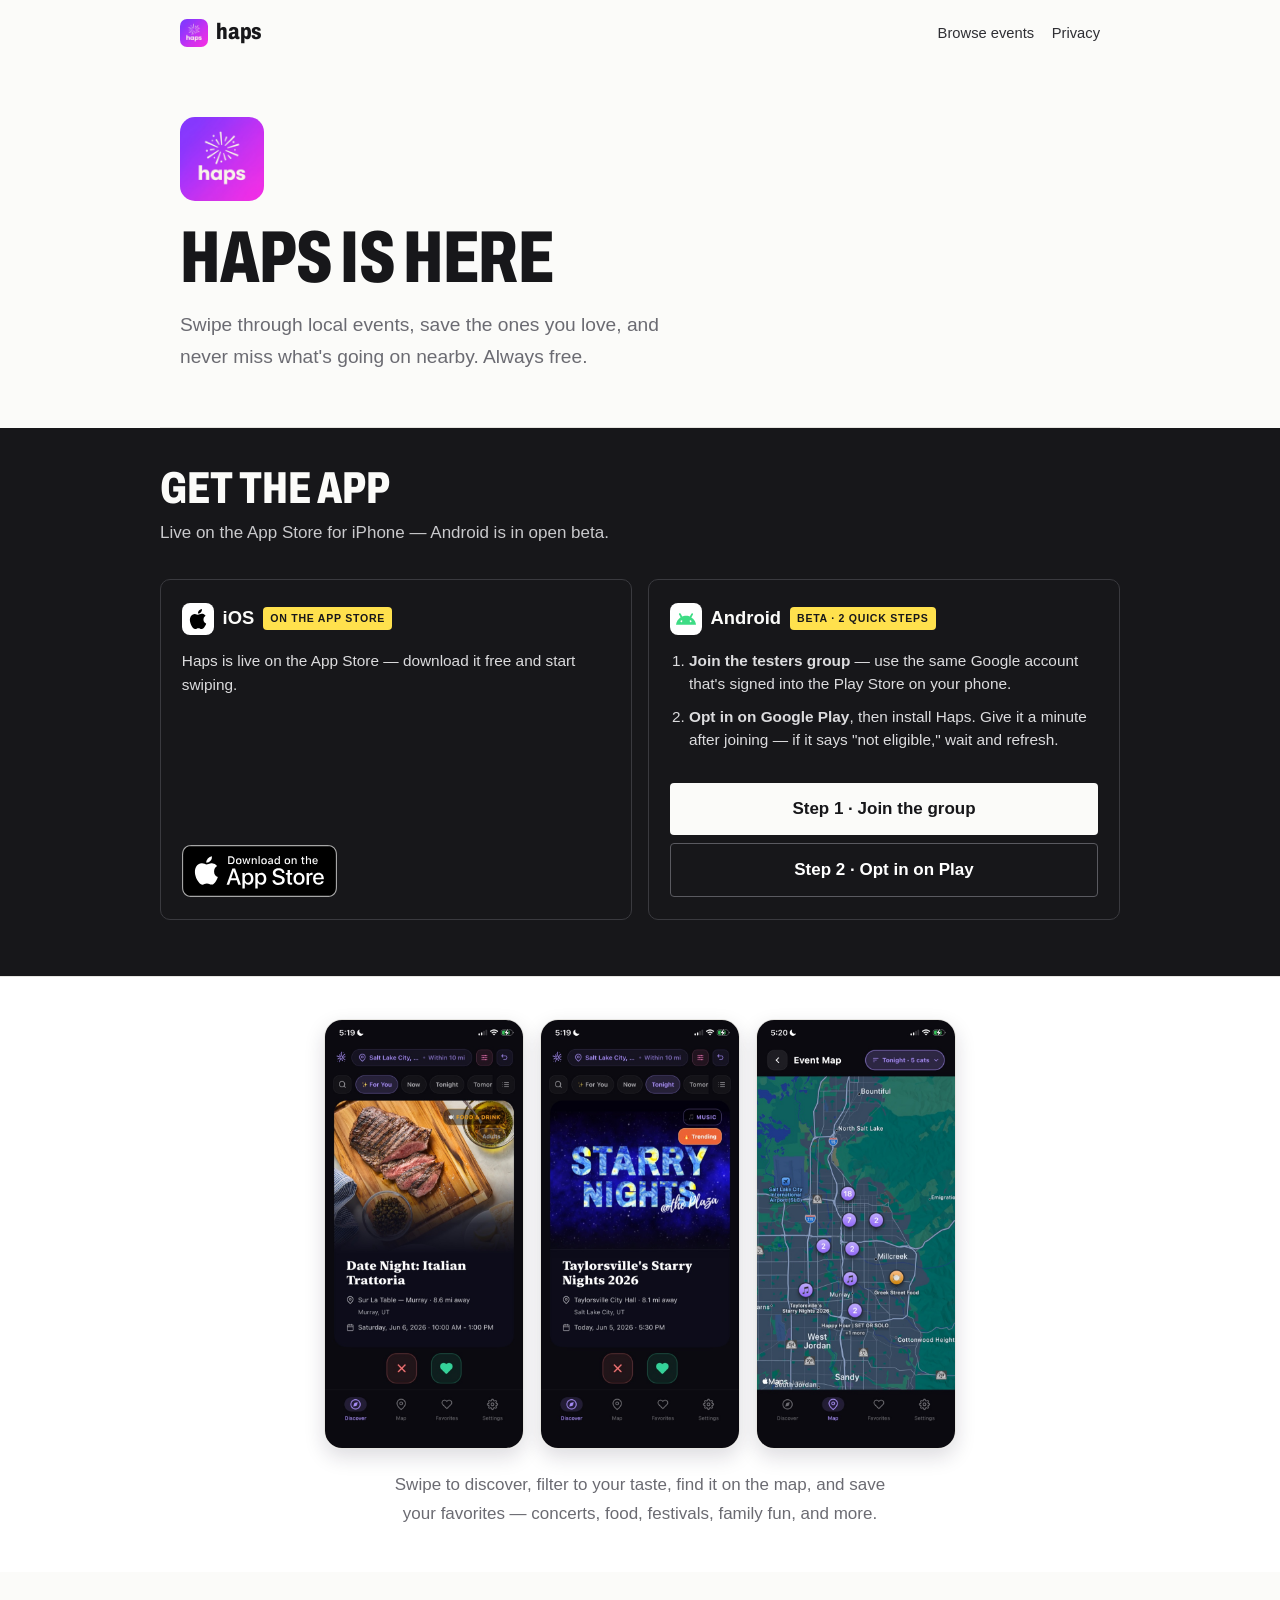
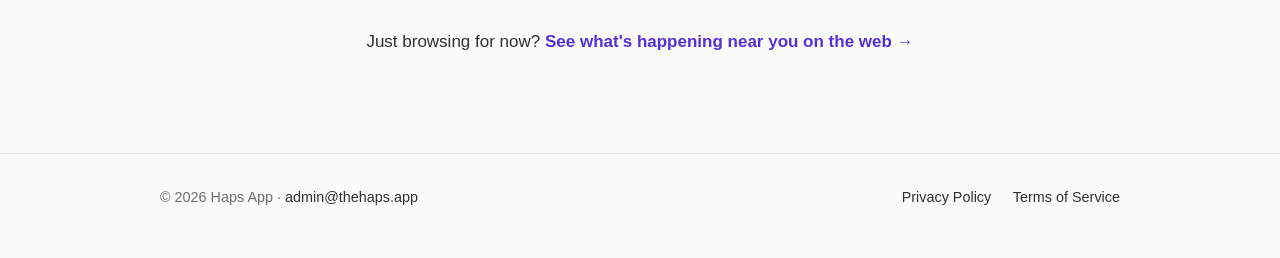
<file: beta/index.html>
<!DOCTYPE html>
<html lang="en">
<head>
<meta charset="utf-8">
<meta name="viewport" content="width=device-width, initial-scale=1">
<title>Get the Haps app — iOS &amp; Android</title>
<meta name="description" content="Haps is on the App Store. Swipe through local events, save the ones you love, and never miss what's happening near you. Free for iPhone, with an Android beta.">
<link rel="canonical" href="https://thehaps.app/beta">
<link rel="icon" href="/assets/icon-64.png">
<link rel="apple-touch-icon" href="/assets/icon-180.png">
<meta name="apple-itunes-app" content="app-id=6775696204">
<meta property="og:type" content="website">
<meta property="og:title" content="Haps is here 🎉 Get the app">
<meta property="og:description" content="Swipe through local events, save the ones you love, and never miss what's happening near you. Free on the App Store, with an Android beta.">
<meta property="og:url" content="https://thehaps.app/beta">
<meta property="og:image" content="https://thehaps.app/assets/og-image.png">
<meta name="twitter:card" content="summary_large_image">
<link rel="preconnect" href="https://fonts.gstatic.com" crossorigin>
<link rel="stylesheet" href="https://fonts.googleapis.com/css2?family=Archivo:wdth,wght@62..125,600..800&display=swap">
<link rel="stylesheet" href="/assets/tokens.css?v=1">
<link rel="stylesheet" href="/styles.css?v=10">
<style>
  .beta-hero { padding: 3.2rem 1.25rem 3.4rem; }
  .beta-hero img.symbol { height: 84px; width: 84px; }
  .beta-page-cards { padding-top: 2.4rem; }
  .mini-shots { background: var(--bg-soft); border-top: 1px solid var(--line); padding: 2.6rem 1.25rem 2.8rem; }
  .mini-shots .row { max-width: 720px; margin: 0 auto; display: flex; gap: 1rem; justify-content: center; }
  .mini-shots img { width: 0; flex: 1 1 0; max-width: 200px; border-radius: 18px; border: 1px solid var(--line); box-shadow: 0 8px 20px rgba(27,20,48,.15); height: auto; }
  .mini-shots p { text-align: center; color: var(--muted); margin: 1.4rem auto 0; max-width: 52ch; }
  .web-nudge { text-align: center; padding: 2.4rem 1.25rem 1rem; }
  .web-nudge a { font-weight: 700; }
</style>
<script src="/assets/analytics.js"></script>
</head>
<body>
  <nav class="nav">
    <a class="brand" href="/"><img src="/assets/icon-64.png" alt=""> haps</a>
    <span class="links">
      <a href="/">Browse events</a>
      <a href="/privacy">Privacy</a>
    </span>
  </nav>

  <header class="hero beta-hero">
    <img class="symbol" src="/assets/icon-192.png" alt="Haps logo">
    <h1>Haps is here</h1>
    <p class="tag">Swipe through local events, save the ones you love, and never miss what's going on nearby. Always free.</p>
  </header>

  <section class="beta beta-page-cards" id="join" aria-label="Get the Haps app">
    <div class="beta-inner">
      <h2>Get the app</h2>
      <p class="beta-sub">Live on the App Store for iPhone — Android is in open beta.</p>
      <div class="beta-cards">
        <div class="beta-card">
          <h3 class="beta-os">
            <span class="os-icon os-icon-ios"><svg viewBox="0 0 24 24" aria-hidden="true"><path d="M12.152 6.896c-.948 0-2.415-1.078-3.96-1.04-2.04.027-3.91 1.183-4.961 3.014-2.117 3.675-.546 9.103 1.519 12.09 1.013 1.454 2.208 3.09 3.792 3.039 1.52-.065 2.09-.987 3.935-.987 1.831 0 2.35.987 3.96.948 1.637-.026 2.676-1.48 3.676-2.948 1.156-1.688 1.636-3.325 1.662-3.415-.039-.013-3.182-1.221-3.22-4.857-.026-3.04 2.48-4.494 2.597-4.559-1.429-2.09-3.623-2.324-4.39-2.376-2-.156-3.675 1.09-4.61 1.09zM15.53 3.83c.843-1.012 1.4-2.427 1.245-3.83-1.207.052-2.662.805-3.532 1.818-.78.896-1.454 2.338-1.273 3.714 1.338.104 2.715-.688 3.559-1.701"/></svg></span>
            <span class="os-name">iOS</span>
            <span class="beta-tag">On the App Store</span>
          </h3>
          <p class="beta-soon">Haps is live on the App Store — download it free and start swiping.</p>
          <div class="beta-btns">
            <a class="appstore-badge" href="https://apps.apple.com/us/app/haps-see-whats-happening/id6775696204" target="_blank" rel="noopener" aria-label="Download Haps on the App Store"><img src="/assets/app-store-badge.svg" alt="Download on the App Store" width="120" height="40"></a>
          </div>
        </div>
        <div class="beta-card">
          <h3 class="beta-os">
            <span class="os-icon os-icon-android"><svg viewBox="0 0 24 24" aria-hidden="true"><path d="M18.4395 5.5586c-.675 1.1664-1.352 2.3318-2.0274 3.498-.0366-.0155-.0742-.0286-.1113-.043-1.8249-.6957-3.484-.8-4.42-.787-1.8551.0185-3.3544.4643-4.2597.8203-.084-.1494-1.7526-3.021-2.0215-3.4864a1.1451 1.1451 0 0 0-.1406-.1914c-.3312-.364-.9054-.4859-1.379-.203-.475.282-.7136.9361-.3886 1.5019 1.9466 3.3696-.0966-.2158 1.9473 3.3593.0172.031-.4946.2642-1.3926 1.0177C2.8987 12.176.452 14.772 0 18.9902h24c-.119-1.1108-.3686-2.099-.7461-3.0683-.7438-1.9118-1.8435-3.2928-2.7402-4.1836a12.1048 12.1048 0 0 0-2.1309-1.6875c.6594-1.122 1.312-2.2559 1.9649-3.3848.2077-.3615.1886-.7956-.0079-1.1191a1.1001 1.1001 0 0 0-.8515-.5332c-.5225-.0536-.9392.3128-1.0488.5449zm-.0391 8.461c.3944.5926.324 1.3306-.1563 1.6503-.4799.3197-1.188.0985-1.582-.4941-.3944-.5927-.324-1.3307.1563-1.6504.4727-.315 1.1812-.1086 1.582.4941zM7.207 13.5273c.4803.3197.5506 1.0577.1563 1.6504-.394.5926-1.1038.8138-1.584.4941-.48-.3197-.5503-1.0577-.1563-1.6504.4008-.6021 1.1087-.8106 1.584-.4941z"/></svg></span>
            <span class="os-name">Android</span>
            <span class="beta-tag">Beta · 2 quick steps</span>
          </h3>
          <ol class="beta-steps">
            <li><strong>Join the testers group</strong> — use the same Google account that's signed into the Play Store on your phone.</li>
            <li><strong>Opt in on Google Play</strong>, then install Haps. Give it a minute after joining — if it says "not eligible," wait and refresh.</li>
          </ol>
          <div class="beta-btns">
            <a class="beta-btn" href="https://groups.google.com/g/haps-android-beta-testers" target="_blank" rel="noopener">Step 1 · Join the group</a>
            <a class="beta-btn beta-btn-2" href="https://play.google.com/apps/testing/org.rustdev.haps" target="_blank" rel="noopener">Step 2 · Opt in on Play</a>
          </div>
        </div>
      </div>
    </div>
  </section>

  <section class="mini-shots" aria-label="A peek inside the app">
    <div class="row">
      <img src="/assets/screenshots/01-discover.jpg" width="600" height="1299" loading="lazy" alt="Swiping through a Date Night event card in the Haps discovery feed">
      <img src="/assets/screenshots/02-tonight.jpg" width="600" height="1299" loading="lazy" alt="A trending event showing under the Tonight filter">
      <img src="/assets/screenshots/06-map.jpg" width="600" height="1299" loading="lazy" alt="Map view with event pins across the Salt Lake City area">
    </div>
    <p>Swipe to discover, filter to your taste, find it on the map, and save your favorites — concerts, food, festivals, family fun, and more.</p>
  </section>

  <div class="web-nudge">
    <p>Just browsing for now? <a href="/">See what's happening near you on the web →</a></p>
  </div>

  <footer>
    <div class="inner">
      <span>© 2026 Haps App · <a href="mailto:admin@thehaps.app">admin@thehaps.app</a></span>
      <span class="links">
        <a href="/privacy">Privacy Policy</a>
        <a href="/terms">Terms of Service</a>
      </span>
    </div>
  </footer>
</body>
</html>
</file>
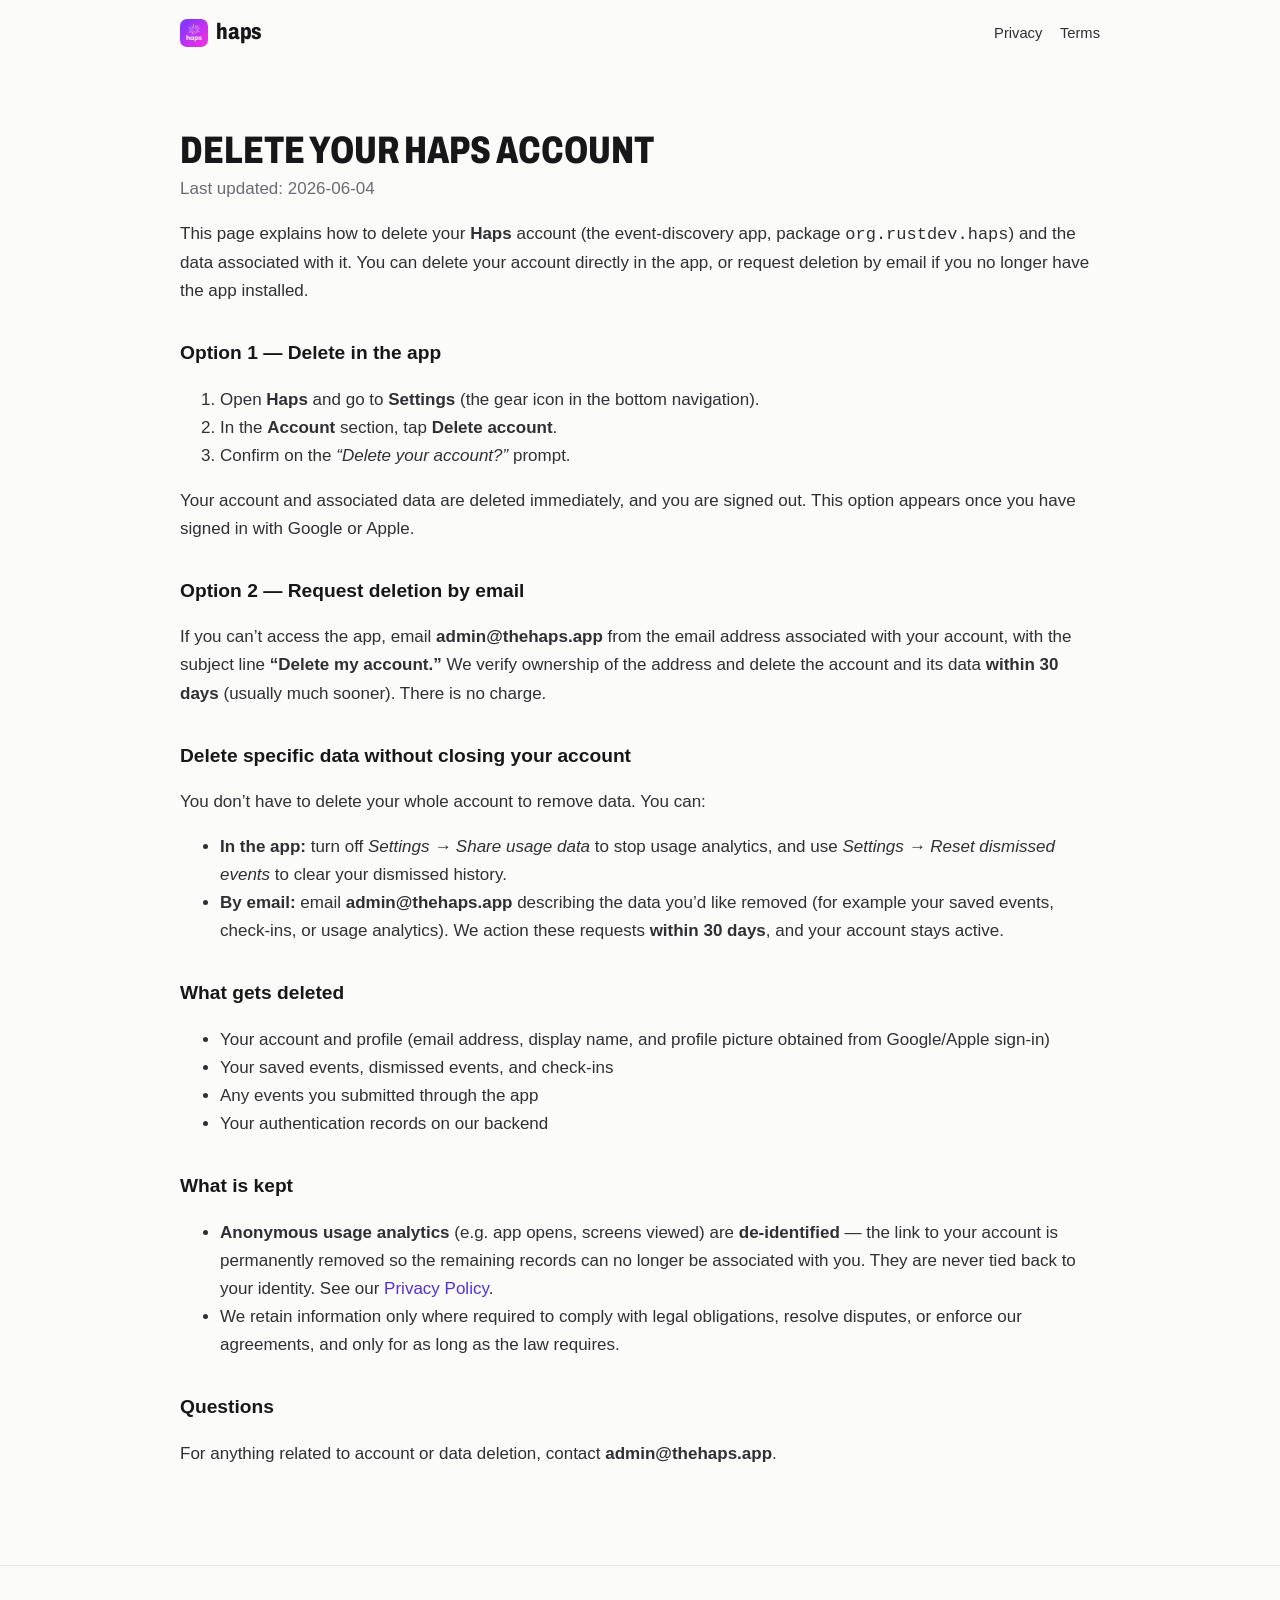
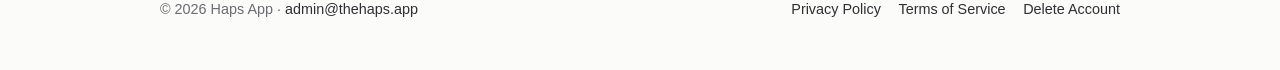
<file: delete-account/index.html>
<!DOCTYPE html>
<html lang="en">
<head>
<meta charset="utf-8">
<meta name="viewport" content="width=device-width, initial-scale=1">
<title>Delete Your Account — Haps</title>
<meta name="description" content="How to delete your Haps account and associated data, in the app or by request.">
<link rel="canonical" href="https://thehaps.app/delete-account">
<link rel="icon" href="/assets/icon-64.png">
<link rel="preconnect" href="https://fonts.gstatic.com" crossorigin>
<link rel="stylesheet" href="https://fonts.googleapis.com/css2?family=Archivo:wdth,wght@62..125,600..800&display=swap">
<link rel="stylesheet" href="/assets/tokens.css?v=1">
<link rel="stylesheet" href="/styles.css?v=10">
<script src="/assets/analytics.js"></script>
</head>
<body>
  <nav class="nav">
    <a class="brand" href="/"><img src="/assets/icon-64.png" alt=""> haps</a>
    <span class="links"><a href="/privacy">Privacy</a><a href="/terms">Terms</a></span>
  </nav>

  <main class="legal">
    <h1>Delete Your Haps Account</h1>
    <p class="updated">Last updated: 2026-06-04</p>

    <p>This page explains how to delete your <strong>Haps</strong> account (the event-discovery app, package <code>org.rustdev.haps</code>) and the data associated with it. You can delete your account directly in the app, or request deletion by email if you no longer have the app installed.</p>

    <h2>Option 1 — Delete in the app</h2>
    <ol>
      <li>Open <strong>Haps</strong> and go to <strong>Settings</strong> (the gear icon in the bottom navigation).</li>
      <li>In the <strong>Account</strong> section, tap <strong>Delete account</strong>.</li>
      <li>Confirm on the <em>&ldquo;Delete your account?&rdquo;</em> prompt.</li>
    </ol>
    <p>Your account and associated data are deleted immediately, and you are signed out. This option appears once you have signed in with Google or Apple.</p>

    <h2>Option 2 — Request deletion by email</h2>
    <p>If you can&rsquo;t access the app, email <strong>admin@thehaps.app</strong> from the email address associated with your account, with the subject line <strong>&ldquo;Delete my account.&rdquo;</strong> We verify ownership of the address and delete the account and its data <strong>within 30 days</strong> (usually much sooner). There is no charge.</p>

    <h2>Delete specific data without closing your account</h2>
    <p>You don&rsquo;t have to delete your whole account to remove data. You can:</p>
    <ul>
      <li><strong>In the app:</strong> turn off <em>Settings &rarr; Share usage data</em> to stop usage analytics, and use <em>Settings &rarr; Reset dismissed events</em> to clear your dismissed history.</li>
      <li><strong>By email:</strong> email <strong>admin@thehaps.app</strong> describing the data you&rsquo;d like removed (for example your saved events, check-ins, or usage analytics). We action these requests <strong>within 30 days</strong>, and your account stays active.</li>
    </ul>

    <h2>What gets deleted</h2>
    <ul>
      <li>Your account and profile (email address, display name, and profile picture obtained from Google/Apple sign-in)</li>
      <li>Your saved events, dismissed events, and check-ins</li>
      <li>Any events you submitted through the app</li>
      <li>Your authentication records on our backend</li>
    </ul>

    <h2>What is kept</h2>
    <ul>
      <li><strong>Anonymous usage analytics</strong> (e.g. app opens, screens viewed) are <strong>de-identified</strong> — the link to your account is permanently removed so the remaining records can no longer be associated with you. They are never tied back to your identity. See our <a href="/privacy">Privacy Policy</a>.</li>
      <li>We retain information only where required to comply with legal obligations, resolve disputes, or enforce our agreements, and only for as long as the law requires.</li>
    </ul>

    <h2>Questions</h2>
    <p>For anything related to account or data deletion, contact <strong>admin@thehaps.app</strong>.</p>
  </main>

  <footer>
    <div class="inner">
      <span>© 2026 Haps App · <a href="mailto:admin@thehaps.app">admin@thehaps.app</a></span>
      <span class="links"><a href="/privacy">Privacy Policy</a><a href="/terms">Terms of Service</a><a href="/delete-account">Delete Account</a></span>
    </div>
  </footer>
</body>
</html>
</file>
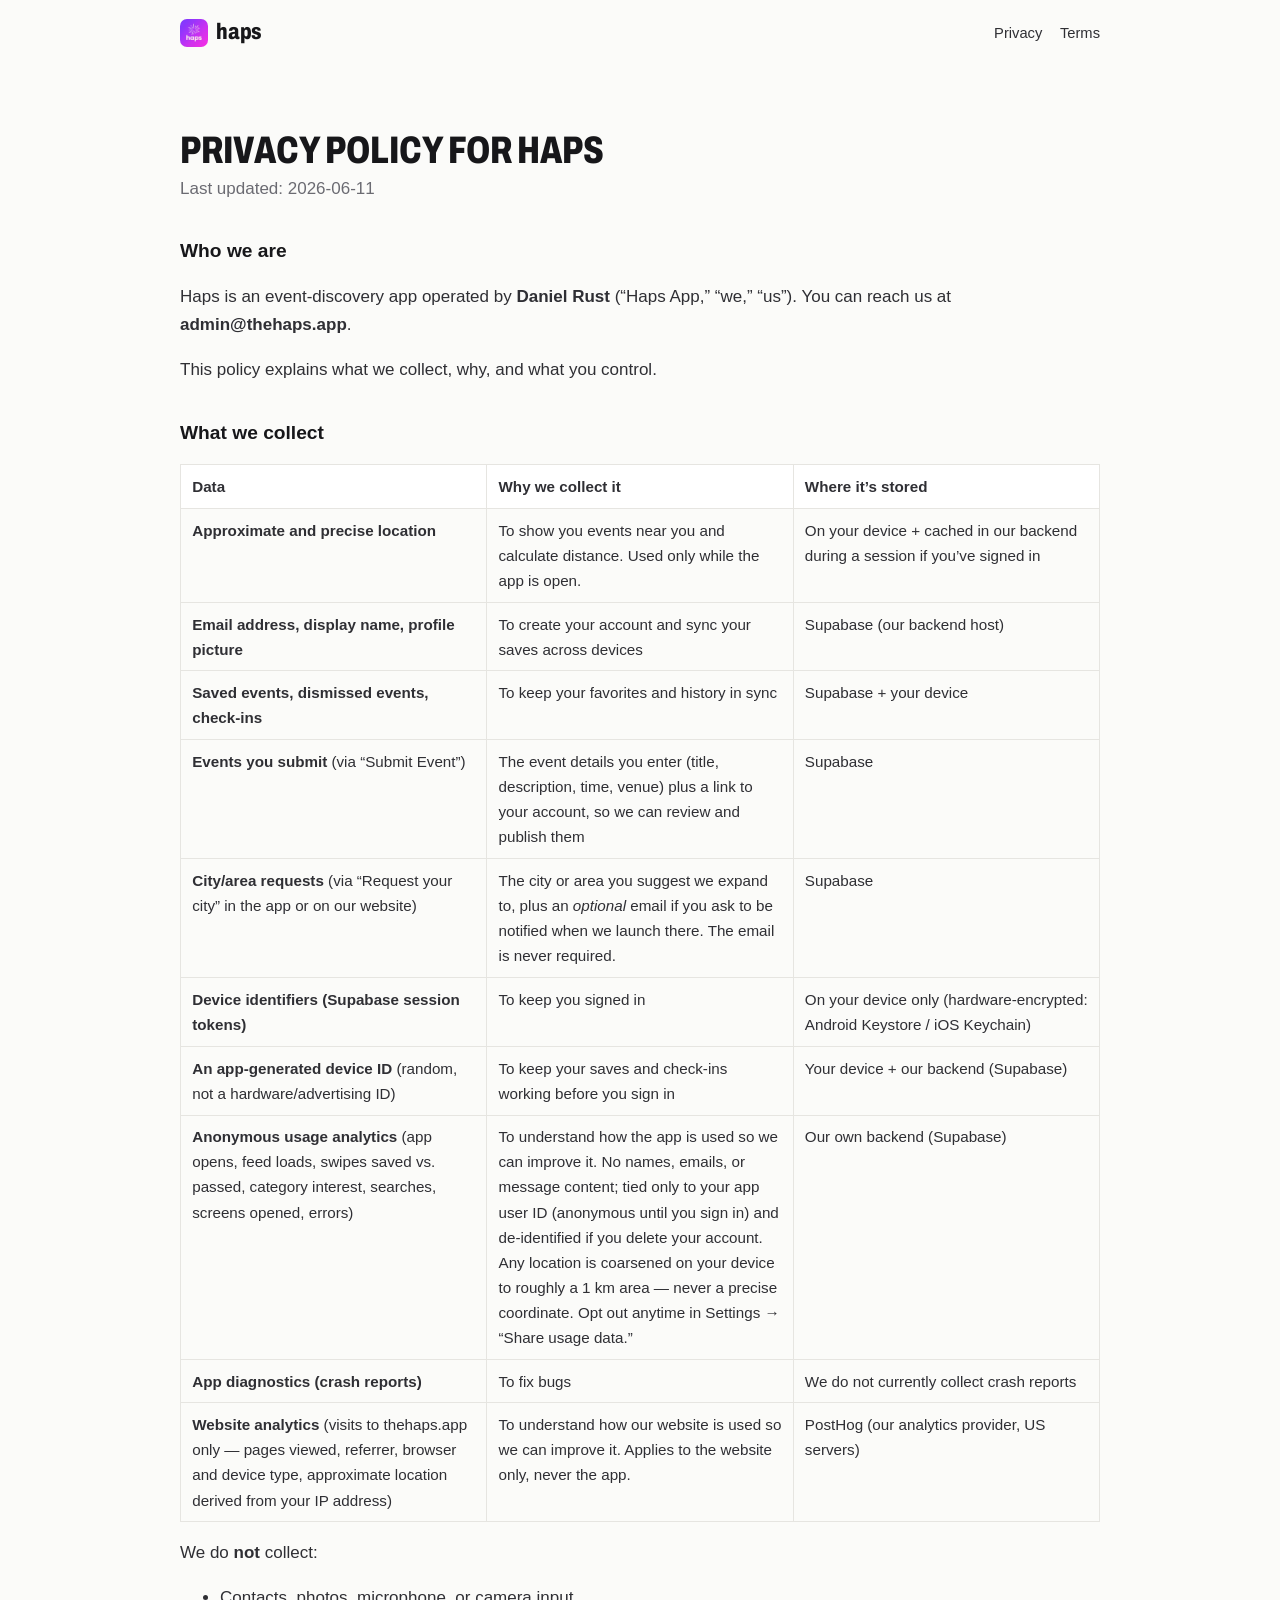
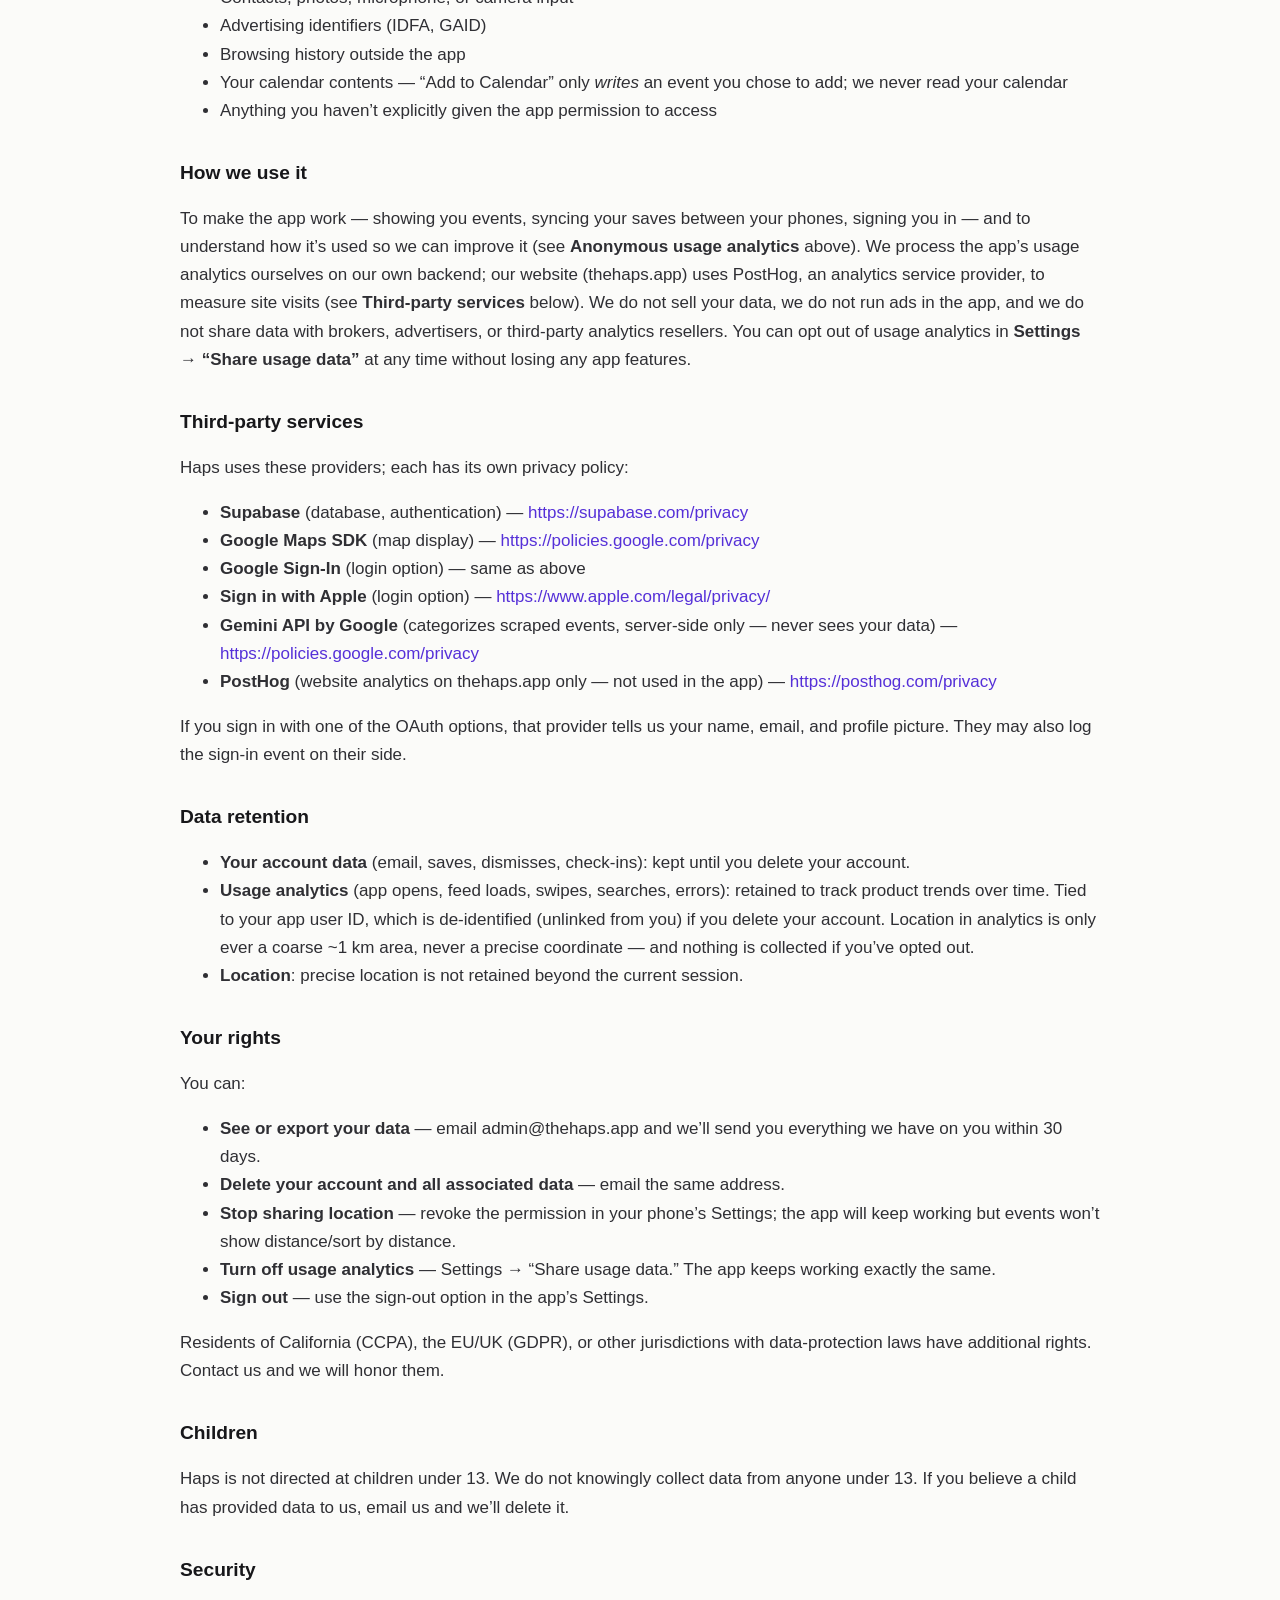
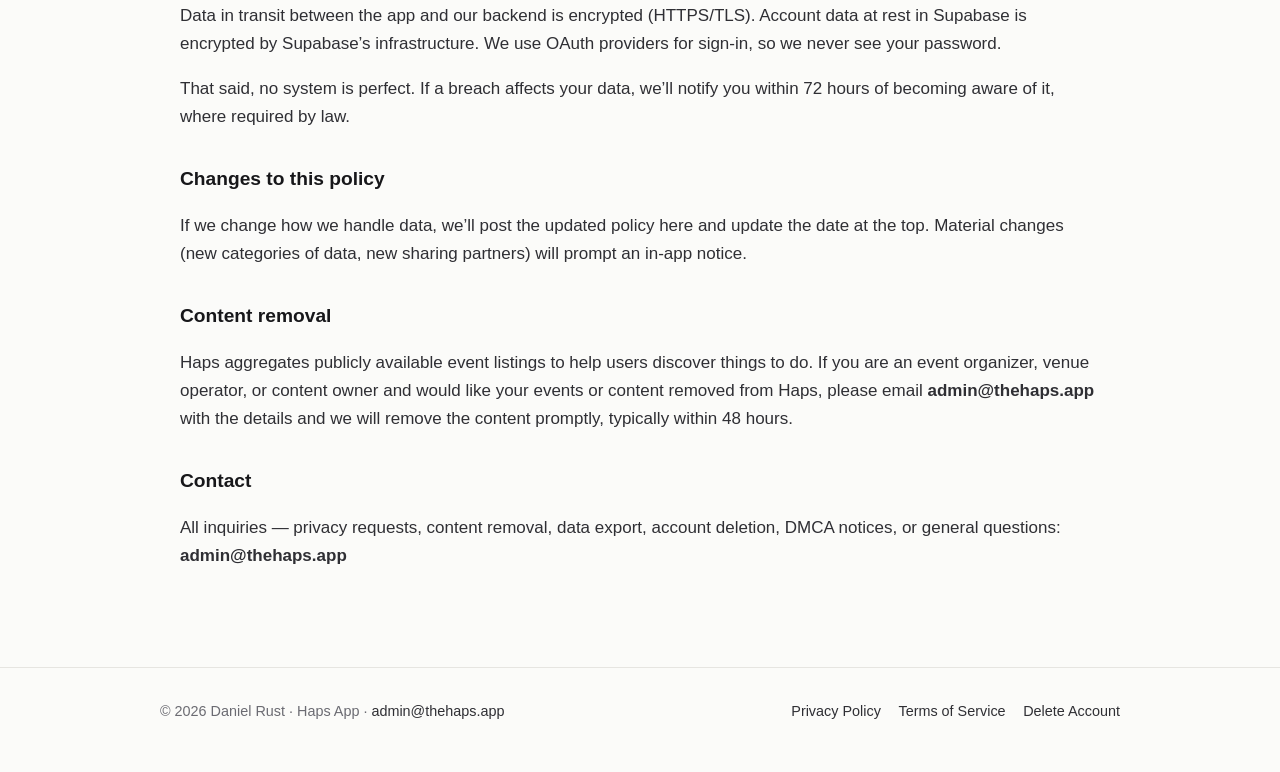
<file: privacy/index.html>
<!DOCTYPE html>
<html lang="en">
<head>
<meta charset="utf-8">
<meta name="viewport" content="width=device-width, initial-scale=1">
<title>Privacy Policy — Haps</title>
<meta name="description" content="How the Haps event-discovery app collects, uses, and protects your data.">
<link rel="canonical" href="https://thehaps.app/privacy">
<link rel="icon" href="/assets/icon-64.png">
<link rel="preconnect" href="https://fonts.gstatic.com" crossorigin>
<link rel="stylesheet" href="https://fonts.googleapis.com/css2?family=Archivo:wdth,wght@62..125,600..800&display=swap">
<link rel="stylesheet" href="/assets/tokens.css?v=1">
<link rel="stylesheet" href="/styles.css?v=10">
<script src="/assets/analytics.js"></script>
</head>
<body>
  <nav class="nav">
    <a class="brand" href="/"><img src="/assets/icon-64.png" alt=""> haps</a>
    <span class="links"><a href="/privacy">Privacy</a><a href="/terms">Terms</a></span>
  </nav>

  <main class="legal">
    <h1>Privacy Policy for Haps</h1>
    <p class="updated">Last updated: 2026-06-11</p>

    <h2>Who we are</h2>
    <p>Haps is an event-discovery app operated by <strong>Daniel Rust</strong> (&ldquo;Haps App,&rdquo; &ldquo;we,&rdquo; &ldquo;us&rdquo;). You can reach us at <strong>admin@thehaps.app</strong>.</p>
    <p>This policy explains what we collect, why, and what you control.</p>

    <h2>What we collect</h2>
    <table>
      <thead><tr><th>Data</th><th>Why we collect it</th><th>Where it&rsquo;s stored</th></tr></thead>
      <tbody>
        <tr><td><strong>Approximate and precise location</strong></td><td>To show you events near you and calculate distance. Used only while the app is open.</td><td>On your device + cached in our backend during a session if you&rsquo;ve signed in</td></tr>
        <tr><td><strong>Email address, display name, profile picture</strong></td><td>To create your account and sync your saves across devices</td><td>Supabase (our backend host)</td></tr>
        <tr><td><strong>Saved events, dismissed events, check-ins</strong></td><td>To keep your favorites and history in sync</td><td>Supabase + your device</td></tr>
        <tr><td><strong>Events you submit</strong> (via &ldquo;Submit Event&rdquo;)</td><td>The event details you enter (title, description, time, venue) plus a link to your account, so we can review and publish them</td><td>Supabase</td></tr>
        <tr><td><strong>City/area requests</strong> (via &ldquo;Request your city&rdquo; in the app or on our website)</td><td>The city or area you suggest we expand to, plus an <em>optional</em> email if you ask to be notified when we launch there. The email is never required.</td><td>Supabase</td></tr>
        <tr><td><strong>Device identifiers (Supabase session tokens)</strong></td><td>To keep you signed in</td><td>On your device only (hardware-encrypted: Android Keystore / iOS Keychain)</td></tr>
        <tr><td><strong>An app-generated device ID</strong> (random, not a hardware/advertising ID)</td><td>To keep your saves and check-ins working before you sign in</td><td>Your device + our backend (Supabase)</td></tr>
        <tr><td><strong>Anonymous usage analytics</strong> (app opens, feed loads, swipes saved vs. passed, category interest, searches, screens opened, errors)</td><td>To understand how the app is used so we can improve it. No names, emails, or message content; tied only to your app user ID (anonymous until you sign in) and de-identified if you delete your account. Any location is coarsened on your device to roughly a 1&nbsp;km area — never a precise coordinate. Opt out anytime in Settings &rarr; &ldquo;Share usage data.&rdquo;</td><td>Our own backend (Supabase)</td></tr>
        <tr><td><strong>App diagnostics (crash reports)</strong></td><td>To fix bugs</td><td>We do not currently collect crash reports</td></tr>
        <tr><td><strong>Website analytics</strong> (visits to thehaps.app only — pages viewed, referrer, browser and device type, approximate location derived from your IP address)</td><td>To understand how our website is used so we can improve it. Applies to the website only, never the app.</td><td>PostHog (our analytics provider, US servers)</td></tr>
      </tbody>
    </table>
    <p>We do <strong>not</strong> collect:</p>
    <ul>
      <li>Contacts, photos, microphone, or camera input</li>
      <li>Advertising identifiers (IDFA, GAID)</li>
      <li>Browsing history outside the app</li>
      <li>Your calendar contents — &ldquo;Add to Calendar&rdquo; only <em>writes</em> an event you chose to add; we never read your calendar</li>
      <li>Anything you haven&rsquo;t explicitly given the app permission to access</li>
    </ul>

    <h2>How we use it</h2>
    <p>To make the app work — showing you events, syncing your saves between your phones, signing you in — and to understand how it&rsquo;s used so we can improve it (see <strong>Anonymous usage analytics</strong> above). We process the app&rsquo;s usage analytics ourselves on our own backend; our website (thehaps.app) uses PostHog, an analytics service provider, to measure site visits (see <strong>Third-party services</strong> below). We do not sell your data, we do not run ads in the app, and we do not share data with brokers, advertisers, or third-party analytics resellers. You can opt out of usage analytics in <strong>Settings &rarr; &ldquo;Share usage data&rdquo;</strong> at any time without losing any app features.</p>

    <h2>Third-party services</h2>
    <p>Haps uses these providers; each has its own privacy policy:</p>
    <ul>
      <li><strong>Supabase</strong> (database, authentication) — <a href="https://supabase.com/privacy">https://supabase.com/privacy</a></li>
      <li><strong>Google Maps SDK</strong> (map display) — <a href="https://policies.google.com/privacy">https://policies.google.com/privacy</a></li>
      <li><strong>Google Sign-In</strong> (login option) — same as above</li>
      <li><strong>Sign in with Apple</strong> (login option) — <a href="https://www.apple.com/legal/privacy/">https://www.apple.com/legal/privacy/</a></li>
      <li><strong>Gemini API by Google</strong> (categorizes scraped events, server-side only — never sees your data) — <a href="https://policies.google.com/privacy">https://policies.google.com/privacy</a></li>
      <li><strong>PostHog</strong> (website analytics on thehaps.app only — not used in the app) — <a href="https://posthog.com/privacy">https://posthog.com/privacy</a></li>
    </ul>
    <p>If you sign in with one of the OAuth options, that provider tells us your name, email, and profile picture. They may also log the sign-in event on their side.</p>

    <h2>Data retention</h2>
    <ul>
      <li><strong>Your account data</strong> (email, saves, dismisses, check-ins): kept until you delete your account.</li>
      <li><strong>Usage analytics</strong> (app opens, feed loads, swipes, searches, errors): retained to track product trends over time. Tied to your app user ID, which is de-identified (unlinked from you) if you delete your account. Location in analytics is only ever a coarse ~1&nbsp;km area, never a precise coordinate — and nothing is collected if you&rsquo;ve opted out.</li>
      <li><strong>Location</strong>: precise location is not retained beyond the current session.</li>
    </ul>

    <h2>Your rights</h2>
    <p>You can:</p>
    <ul>
      <li><strong>See or export your data</strong> — email admin@thehaps.app and we&rsquo;ll send you everything we have on you within 30 days.</li>
      <li><strong>Delete your account and all associated data</strong> — email the same address.</li>
      <li><strong>Stop sharing location</strong> — revoke the permission in your phone&rsquo;s Settings; the app will keep working but events won&rsquo;t show distance/sort by distance.</li>
      <li><strong>Turn off usage analytics</strong> — Settings &rarr; &ldquo;Share usage data.&rdquo; The app keeps working exactly the same.</li>
      <li><strong>Sign out</strong> — use the sign-out option in the app&rsquo;s Settings.</li>
    </ul>
    <p>Residents of California (CCPA), the EU/UK (GDPR), or other jurisdictions with data-protection laws have additional rights. Contact us and we will honor them.</p>

    <h2>Children</h2>
    <p>Haps is not directed at children under 13. We do not knowingly collect data from anyone under 13. If you believe a child has provided data to us, email us and we&rsquo;ll delete it.</p>

    <h2>Security</h2>
    <p>Data in transit between the app and our backend is encrypted (HTTPS/TLS). Account data at rest in Supabase is encrypted by Supabase&rsquo;s infrastructure. We use OAuth providers for sign-in, so we never see your password.</p>
    <p>That said, no system is perfect. If a breach affects your data, we&rsquo;ll notify you within 72 hours of becoming aware of it, where required by law.</p>

    <h2>Changes to this policy</h2>
    <p>If we change how we handle data, we&rsquo;ll post the updated policy here and update the date at the top. Material changes (new categories of data, new sharing partners) will prompt an in-app notice.</p>

    <h2>Content removal</h2>
    <p>Haps aggregates publicly available event listings to help users discover things to do. If you are an event organizer, venue operator, or content owner and would like your events or content removed from Haps, please email <strong>admin@thehaps.app</strong> with the details and we will remove the content promptly, typically within 48 hours.</p>

    <h2>Contact</h2>
    <p>All inquiries — privacy requests, content removal, data export, account deletion, DMCA notices, or general questions: <strong>admin@thehaps.app</strong></p>
  </main>

  <footer>
    <div class="inner">
      <span>© 2026 Daniel Rust · Haps App · <a href="mailto:admin@thehaps.app">admin@thehaps.app</a></span>
      <span class="links"><a href="/privacy">Privacy Policy</a><a href="/terms">Terms of Service</a><a href="/delete-account">Delete Account</a></span>
    </div>
  </footer>
</body>
</html>
</file>
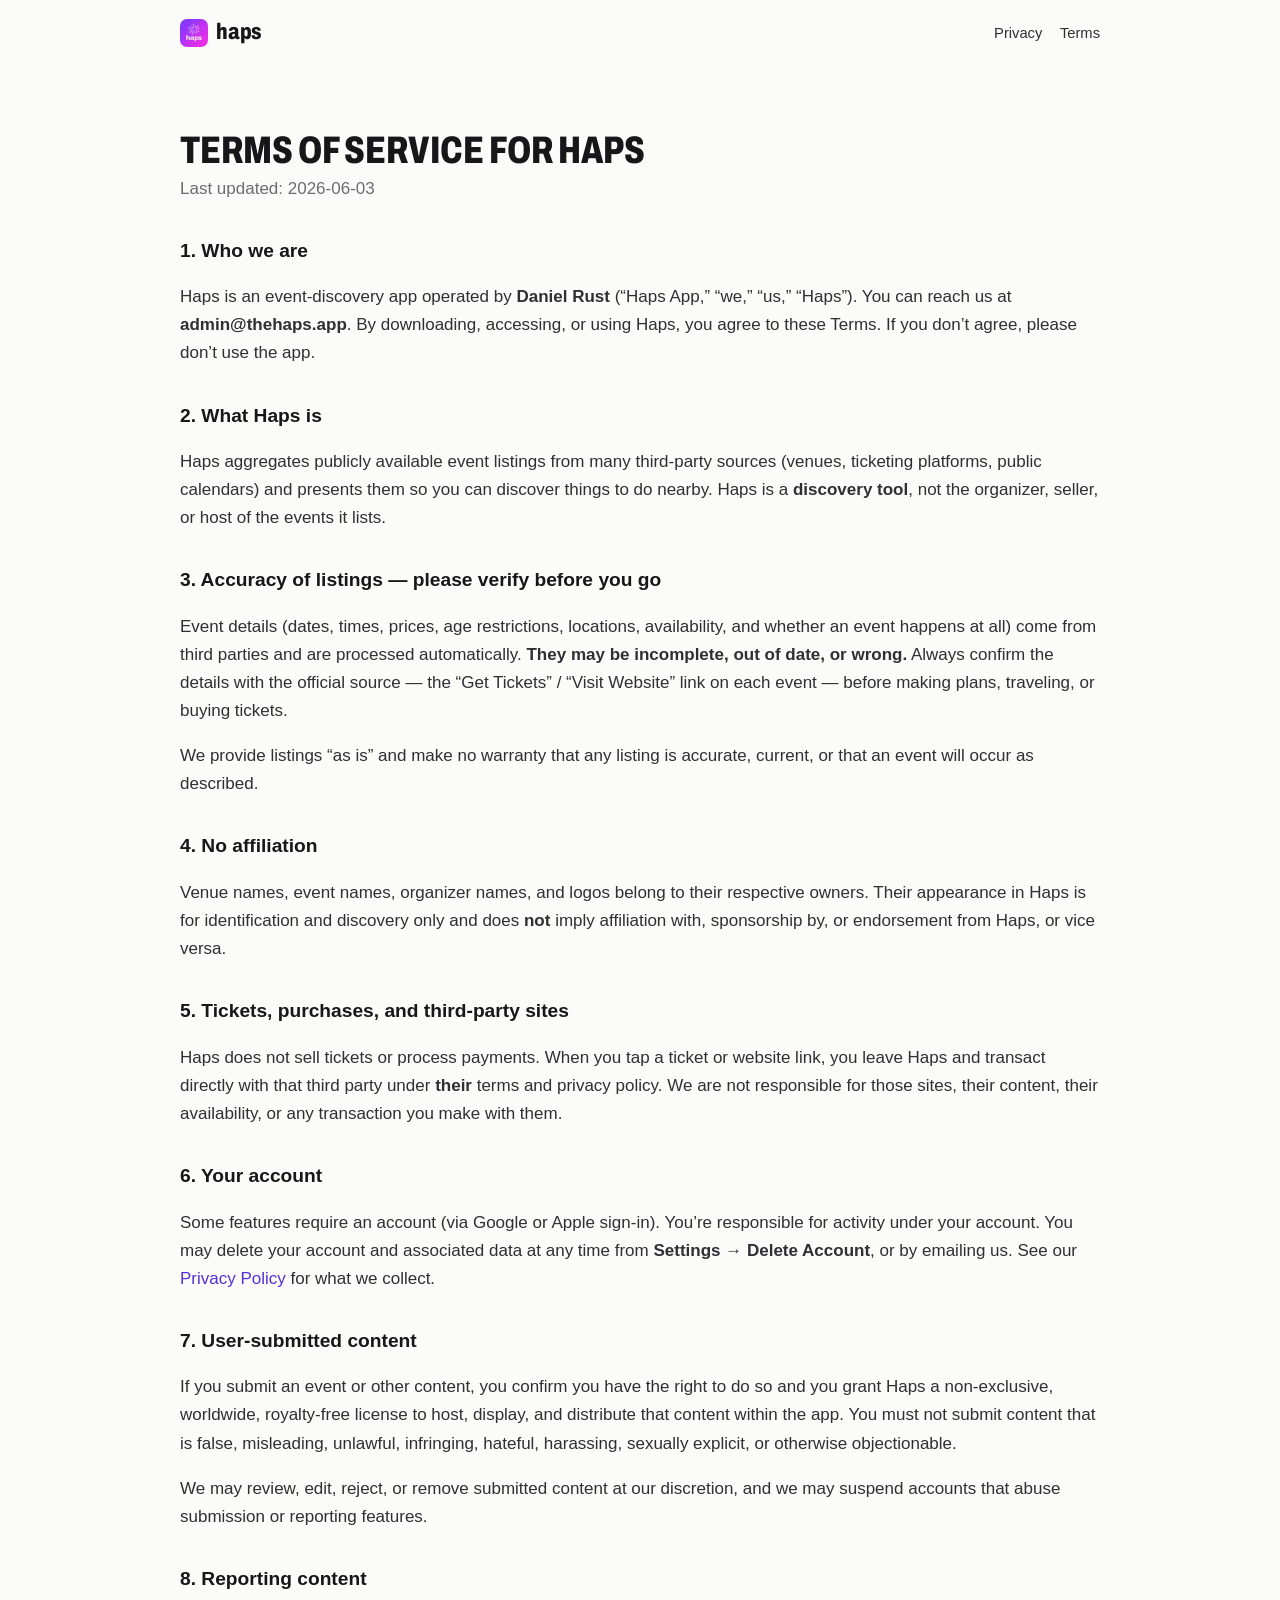
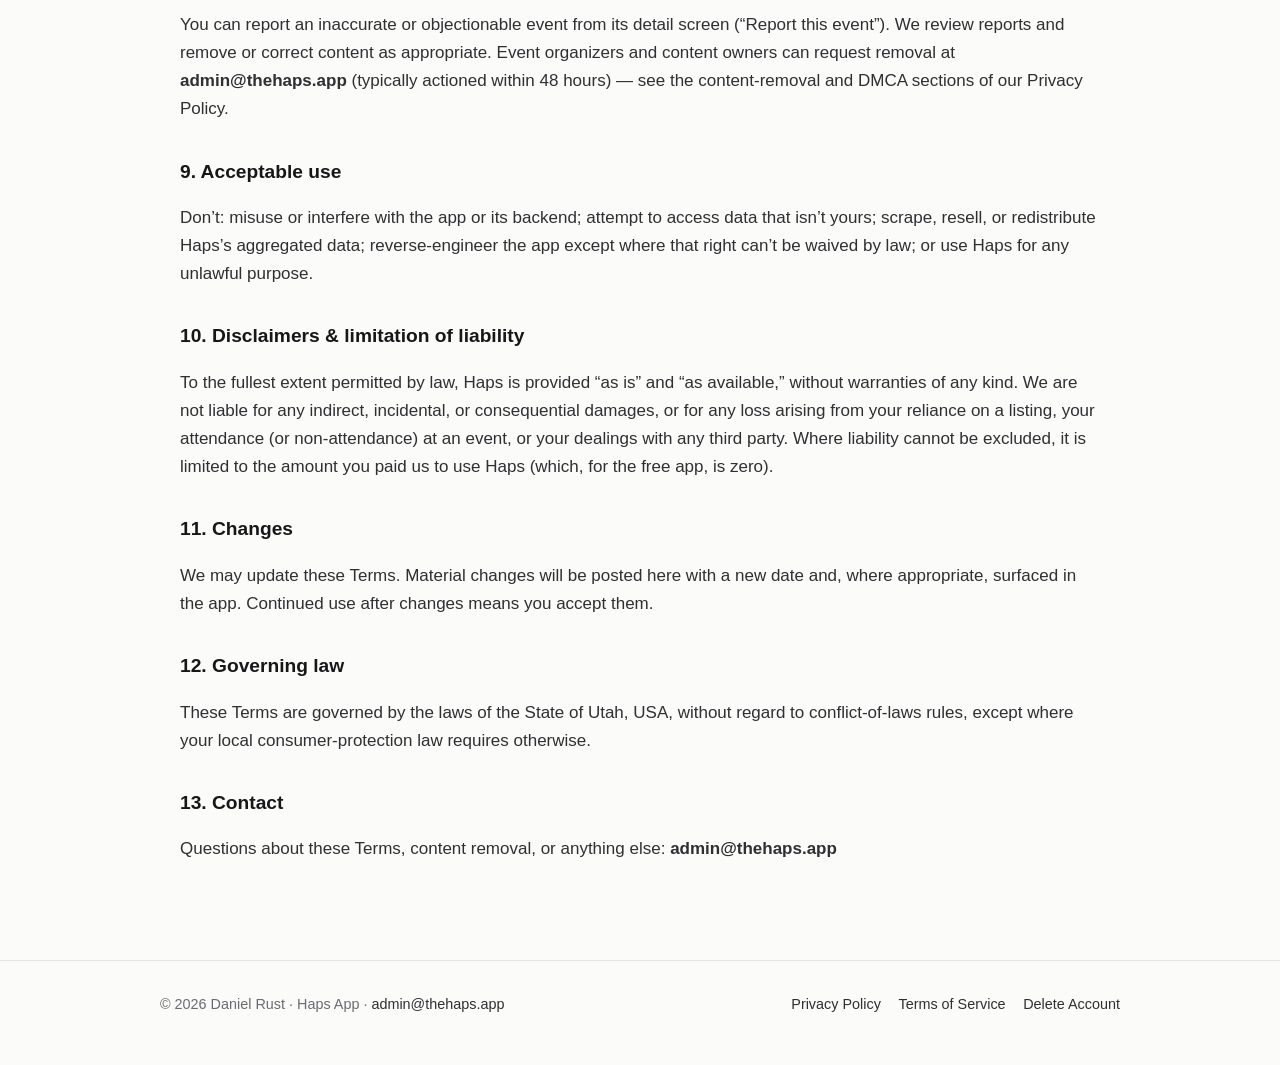
<file: terms/index.html>
<!DOCTYPE html>
<html lang="en">
<head>
<meta charset="utf-8">
<meta name="viewport" content="width=device-width, initial-scale=1">
<title>Terms of Service — Haps</title>
<meta name="description" content="The terms that govern your use of the Haps event-discovery app.">
<link rel="canonical" href="https://thehaps.app/terms">
<link rel="icon" href="/assets/icon-64.png">
<link rel="preconnect" href="https://fonts.gstatic.com" crossorigin>
<link rel="stylesheet" href="https://fonts.googleapis.com/css2?family=Archivo:wdth,wght@62..125,600..800&display=swap">
<link rel="stylesheet" href="/assets/tokens.css?v=1">
<link rel="stylesheet" href="/styles.css?v=10">
<script src="/assets/analytics.js"></script>
</head>
<body>
  <nav class="nav">
    <a class="brand" href="/"><img src="/assets/icon-64.png" alt=""> haps</a>
    <span class="links"><a href="/privacy">Privacy</a><a href="/terms">Terms</a></span>
  </nav>

  <main class="legal">
    <h1>Terms of Service for Haps</h1>
    <p class="updated">Last updated: 2026-06-03</p>

    <h2>1. Who we are</h2>
    <p>Haps is an event-discovery app operated by <strong>Daniel Rust</strong> (&ldquo;Haps App,&rdquo; &ldquo;we,&rdquo; &ldquo;us,&rdquo; &ldquo;Haps&rdquo;). You can reach us at <strong>admin@thehaps.app</strong>. By downloading, accessing, or using Haps, you agree to these Terms. If you don&rsquo;t agree, please don&rsquo;t use the app.</p>

    <h2>2. What Haps is</h2>
    <p>Haps aggregates publicly available event listings from many third-party sources (venues, ticketing platforms, public calendars) and presents them so you can discover things to do nearby. Haps is a <strong>discovery tool</strong>, not the organizer, seller, or host of the events it lists.</p>

    <h2>3. Accuracy of listings — please verify before you go</h2>
    <p>Event details (dates, times, prices, age restrictions, locations, availability, and whether an event happens at all) come from third parties and are processed automatically. <strong>They may be incomplete, out of date, or wrong.</strong> Always confirm the details with the official source — the &ldquo;Get Tickets&rdquo; / &ldquo;Visit Website&rdquo; link on each event — before making plans, traveling, or buying tickets.</p>
    <p>We provide listings &ldquo;as is&rdquo; and make no warranty that any listing is accurate, current, or that an event will occur as described.</p>

    <h2>4. No affiliation</h2>
    <p>Venue names, event names, organizer names, and logos belong to their respective owners. Their appearance in Haps is for identification and discovery only and does <strong>not</strong> imply affiliation with, sponsorship by, or endorsement from Haps, or vice versa.</p>

    <h2>5. Tickets, purchases, and third-party sites</h2>
    <p>Haps does not sell tickets or process payments. When you tap a ticket or website link, you leave Haps and transact directly with that third party under <strong>their</strong> terms and privacy policy. We are not responsible for those sites, their content, their availability, or any transaction you make with them.</p>

    <h2>6. Your account</h2>
    <p>Some features require an account (via Google or Apple sign-in). You&rsquo;re responsible for activity under your account. You may delete your account and associated data at any time from <strong>Settings &rarr; Delete Account</strong>, or by emailing us. See our <a href="/privacy">Privacy Policy</a> for what we collect.</p>

    <h2>7. User-submitted content</h2>
    <p>If you submit an event or other content, you confirm you have the right to do so and you grant Haps a non-exclusive, worldwide, royalty-free license to host, display, and distribute that content within the app. You must not submit content that is false, misleading, unlawful, infringing, hateful, harassing, sexually explicit, or otherwise objectionable.</p>
    <p>We may review, edit, reject, or remove submitted content at our discretion, and we may suspend accounts that abuse submission or reporting features.</p>

    <h2>8. Reporting content</h2>
    <p>You can report an inaccurate or objectionable event from its detail screen (&ldquo;Report this event&rdquo;). We review reports and remove or correct content as appropriate. Event organizers and content owners can request removal at <strong>admin@thehaps.app</strong> (typically actioned within 48 hours) — see the content-removal and DMCA sections of our Privacy Policy.</p>

    <h2>9. Acceptable use</h2>
    <p>Don&rsquo;t: misuse or interfere with the app or its backend; attempt to access data that isn&rsquo;t yours; scrape, resell, or redistribute Haps&rsquo;s aggregated data; reverse-engineer the app except where that right can&rsquo;t be waived by law; or use Haps for any unlawful purpose.</p>

    <h2>10. Disclaimers &amp; limitation of liability</h2>
    <p>To the fullest extent permitted by law, Haps is provided &ldquo;as is&rdquo; and &ldquo;as available,&rdquo; without warranties of any kind. We are not liable for any indirect, incidental, or consequential damages, or for any loss arising from your reliance on a listing, your attendance (or non-attendance) at an event, or your dealings with any third party. Where liability cannot be excluded, it is limited to the amount you paid us to use Haps (which, for the free app, is zero).</p>

    <h2>11. Changes</h2>
    <p>We may update these Terms. Material changes will be posted here with a new date and, where appropriate, surfaced in the app. Continued use after changes means you accept them.</p>

    <h2>12. Governing law</h2>
    <p>These Terms are governed by the laws of the State of Utah, USA, without regard to conflict-of-laws rules, except where your local consumer-protection law requires otherwise.</p>

    <h2>13. Contact</h2>
    <p>Questions about these Terms, content removal, or anything else: <strong>admin@thehaps.app</strong></p>
  </main>

  <footer>
    <div class="inner">
      <span>© 2026 Daniel Rust · Haps App · <a href="mailto:admin@thehaps.app">admin@thehaps.app</a></span>
      <span class="links"><a href="/privacy">Privacy Policy</a><a href="/terms">Terms of Service</a><a href="/delete-account">Delete Account</a></span>
    </div>
  </footer>
</body>
</html>
</file>
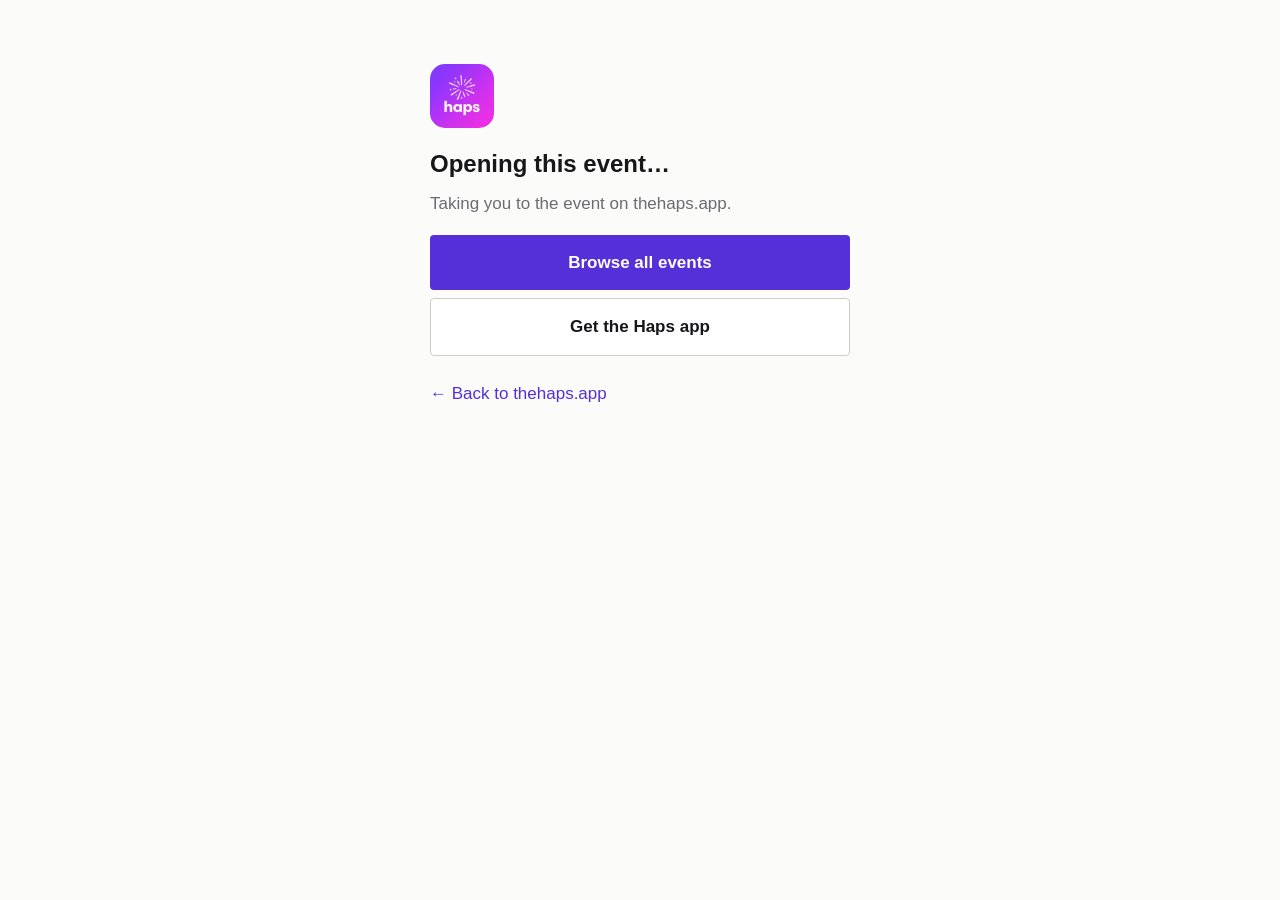
<file: event.html>
<!DOCTYPE html>
<html lang="en">
<head>
<meta charset="utf-8">
<meta name="viewport" content="width=device-width, initial-scale=1">
<title>Open in Haps</title>
<meta name="description" content="View this event on Haps.">
<link rel="icon" href="/assets/icon-64.png">
<meta name="apple-itunes-app" content="app-id=6775696204">
<link rel="preconnect" href="https://fonts.gstatic.com" crossorigin>
<link rel="stylesheet" href="https://fonts.googleapis.com/css2?family=Archivo:wdth,wght@62..125,600..800&display=swap">
<link rel="stylesheet" href="/assets/tokens.css?v=1">
<link rel="stylesheet" href="/styles.css?v=10">
<script>
  // Shared /event/{id} links: if the app is installed the OS opens it directly
  // (universal/app links) and this page is never seen. Otherwise show the
  // event on the web — the /events browser opens it in its detail view.
  (function () {
    var m = location.pathname.match(/\/event\/([A-Za-z0-9\-]+)/);
    var id = (m && m[1]) || new URLSearchParams(location.search).get('id') || '';
    if (id) {
      document.querySelector('meta[name="apple-itunes-app"]')
        .setAttribute('content', 'app-id=6775696204, app-argument=https://thehaps.app/event/' + id);
      location.replace('/#e=' + encodeURIComponent(id));
    }
  })();
</script>
<script src="/assets/analytics.js"></script>
</head>
<body>
  <div class="event-wrap">
    <img class="symbol" src="/assets/icon-192.png" alt="Haps">
    <h1 style="color:var(--ink);font-size:1.5rem;margin:.2rem 0 .4rem">Opening this event…</h1>
    <p style="color:var(--muted);margin-top:0">Taking you to the event on thehaps.app.</p>
    <a class="btn btn-primary" href="/">Browse all events</a>
    <a class="btn btn-ghost" href="/beta">Get the Haps app</a>
    <p style="margin-top:1.5rem"><a href="/">← Back to thehaps.app</a></p>
  </div>
</body>
</html>
</file>
<file: assets/tokens.css>
/* Haps — shared design tokens for thehaps.app.
   One flat brand violet (actions + links only), a highlighter yellow that
   means "today / free / picked", neutral greys with no purple tint, and
   three radii. Loaded before styles.css and events/events.css. */
:root {
  --brand: #5530d8;
  --brand-hover: #4322b8;
  --brand-soft: #f1eefc;
  --mark: #ffe14d;
  --mark-ink: #17171a;

  --ink: #17171a;
  --text: #2f2f34;
  --muted: #6b6b72;
  --faint: #9a9aa1;
  --line: #e6e5e1;
  --line-strong: #cfcec9;
  --paper: #fbfbf9;
  --surface: #ffffff;
  --sunk: #f2f1ee;

  --ok: #2f7a3a;
  --danger: #b42318;

  --r-sm: 4px;
  --r-md: 10px;

  --font-display: "Archivo", "Arial Narrow", system-ui, sans-serif;
  --font-body: -apple-system, BlinkMacSystemFont, "Segoe UI", Roboto, Helvetica, Arial, sans-serif;
}
</file>
<file: styles.css>
/* Haps — thehaps.app  |  shared styles for About, Beta, legal and link pages.
   Tokens live in /assets/tokens.css (loaded first). */
:root {
  /* Legacy names kept so inline page styles keep working. */
  --violet: var(--brand);
  --body: var(--text);
  --bg: var(--paper);
  --bg-soft: var(--surface);
  --radius: var(--r-md);
  --maxw: 960px;
}
* { box-sizing: border-box; }
html { scroll-behavior: smooth; }
body {
  margin: 0;
  color: var(--text);
  background: var(--paper);
  font: 17px/1.65 var(--font-body);
  -webkit-font-smoothing: antialiased;
}
a { color: var(--brand); text-decoration: none; }
a:hover { text-decoration: underline; }
img { max-width: 100%; display: block; }
:focus-visible { outline: 2px solid var(--brand); outline-offset: 2px; }
h1, h2, h3 { text-wrap: balance; }

/* ---- top nav ---- */
.nav {
  display: flex; align-items: center; justify-content: space-between; gap: 1rem;
  max-width: var(--maxw); margin: 0 auto; padding: .9rem 1.25rem;
}
.nav .brand {
  display: flex; align-items: center; gap: .5rem; color: var(--ink);
  font-family: var(--font-display); font-weight: 800; font-stretch: 80%; font-size: 1.4rem; letter-spacing: -.01em;
}
.nav .brand img { height: 28px; width: 28px; border-radius: 7px; }
.nav a.brand:hover { text-decoration: none; }
.nav .links { display: flex; align-items: center; flex-wrap: wrap; justify-content: flex-end; gap: .25rem 1.1rem; }
.nav .links a { color: var(--text); font-weight: 500; font-size: .92rem; }
.nav .links a.nav-cta { background: var(--brand); color: #fff; font-weight: 600; padding: .42rem .8rem; border-radius: var(--r-sm); }
.nav .links a.nav-cta:hover { background: var(--brand-hover); text-decoration: none; }
@media (max-width: 480px){ .nav .links a.nav-cta { display: none; } .nav .links { gap: .2rem .8rem; } }

/* ---- hero ---- */
.hero {
  max-width: var(--maxw); margin: 0 auto;
  padding: 2.5rem 1.25rem 3rem;
  color: var(--ink); text-align: left;
  border-bottom: 1px solid var(--line);
}
.hero img.symbol { height: 64px; width: 64px; margin: 0 0 1.4rem; border-radius: 15px; }
.hero h1 {
  font-family: var(--font-display); font-weight: 800; font-stretch: 68%;
  font-size: clamp(2.6rem, 8vw, 4.6rem); line-height: .95; letter-spacing: -.005em;
  text-transform: uppercase; margin: 0 0 1rem; max-width: 17ch;
}
.hero p.tag { font-size: clamp(1.05rem, 2.4vw, 1.2rem); color: var(--muted); max-width: 46ch; margin: 0; }
.hero-cta { display: flex; justify-content: flex-start; margin-top: 1.8rem; gap: .6rem; flex-wrap: wrap; }
.btn-hero {
  display: inline-flex; align-items: center; gap: .4rem; background: var(--brand); color: #fff;
  font-weight: 600; font-size: 1rem; padding: .75rem 1.3rem; border-radius: var(--r-sm);
  transition: background .12s ease;
}
.btn-hero:hover { background: var(--brand-hover); text-decoration: none; }
.btn-hero-ghost { background: var(--surface); color: var(--ink); border: 1px solid var(--line-strong); }
.btn-hero-ghost:hover { background: var(--surface); border-color: var(--ink); color: var(--ink); }
.soon-note { color: var(--muted); font-size: .9rem; margin: 1rem 0 0; }

/* ---- screenshots carousel ---- */
.shots { padding: 3rem 0; border-bottom: 1px solid var(--line); }
.shots-head { max-width: var(--maxw); margin: 0 auto; padding: 0 1.25rem; }
.shots-head h2, .how h2, .request h2 {
  color: var(--ink); margin: 0 0 .4rem;
  font-family: var(--font-display); font-weight: 800; font-stretch: 75%;
  font-size: clamp(1.7rem, 4.5vw, 2.4rem); line-height: 1; text-transform: uppercase;
}
.shots-head .shots-sub { color: var(--muted); max-width: 52ch; margin: 0; }

.carousel { display: flex; align-items: center; gap: .5rem; max-width: var(--maxw); margin: 0 auto; padding: 1.6rem .75rem .25rem; }
.shots-strip {
  list-style: none; margin: 0; flex: 1 1 auto;
  display: flex; gap: .9rem; padding: .35rem .35rem;
  overflow-x: auto; scroll-snap-type: x mandatory;
  -webkit-overflow-scrolling: touch; scrollbar-width: none;
}
.shots-strip::-webkit-scrollbar { display: none; }
.shot { flex: 0 0 auto; width: 152px; scroll-snap-align: start; }
.shot-open {
  display: block; width: 100%; padding: 0; border: 0; background: none;
  cursor: zoom-in; border-radius: var(--r-md); -webkit-tap-highlight-color: transparent;
}
.shot-open img {
  width: 100%; height: auto; display: block; border-radius: var(--r-md); background: #000;
  border: 1px solid var(--line);
  transition: transform .15s ease;
}
.shot-open:hover img, .shot-open:focus-visible img { transform: translateY(-3px); }
.shot-cap { display: block; margin-top: .55rem; color: var(--text); font-weight: 500; font-size: .84rem; }
.car-arrow {
  flex: 0 0 auto; width: 40px; height: 40px; border-radius: 50%;
  border: 1px solid var(--line-strong); background: var(--surface); color: var(--ink);
  font-size: 1.5rem; line-height: 1; cursor: pointer;
  display: flex; align-items: center; justify-content: center;
}
.car-arrow:hover { border-color: var(--ink); }
@media (max-width: 640px){ .car-arrow { display: none; } .shot { width: 140px; } }

/* ---- lightbox ---- */
.lightbox {
  position: fixed; inset: 0; z-index: 50;
  display: flex; align-items: center; justify-content: center;
  background: rgba(12,12,14,.94); padding: 2.5rem 1rem;
}
.lightbox[hidden] { display: none; }
.lb-figure { margin: 0; display: flex; flex-direction: column; align-items: center; gap: .9rem; }
.lb-img { max-width: min(92vw, 420px); max-height: 80vh; width: auto; height: auto; border-radius: var(--r-md); }
.lb-cap { color: #fff; font-weight: 500; margin: 0; text-align: center; font-size: 1rem; }
.lb-close, .lb-nav { position: absolute; border: 0; color: #fff; cursor: pointer;
  background: rgba(255,255,255,.14); display: flex; align-items: center; justify-content: center; line-height: 1; }
.lb-close:hover, .lb-nav:hover { background: rgba(255,255,255,.28); }
.lb-close { top: 1rem; right: 1.1rem; width: 44px; height: 44px; border-radius: 50%; font-size: 1.7rem; }
.lb-nav { top: 50%; transform: translateY(-50%); width: 48px; height: 48px; border-radius: 50%; font-size: 2rem; }
.lb-prev { left: 1rem; } .lb-next { right: 1rem; }
@media (max-width: 520px){ .lb-nav { width: 40px; height: 40px; font-size: 1.6rem; } .lb-prev { left: .5rem; } .lb-next { right: .5rem; } }

/* ---- sections ---- */
main { max-width: var(--maxw); margin: 0 auto; padding: 0 1.25rem; }
.features { display: grid; grid-template-columns: repeat(auto-fit, minmax(200px, 1fr)); gap: 0; margin: 3rem 0; border-top: 2px solid var(--ink); }
.card { padding: 1.1rem 1.2rem 1.3rem 0; border-bottom: 1px solid var(--line); }
.card .ico { display: none; }
.card h3 { margin: 0 0 .35rem; color: var(--ink); font-size: 1.05rem; font-weight: 650; }
.card p { margin: 0; color: var(--muted); font-size: .95rem; }
.lead { max-width: 52ch; margin: 3rem 0 0; color: var(--muted); }

/* ---- how it works ---- */
.how { margin: 3rem 0 0; }
.how h2 { margin-bottom: 1.4rem; }
.how-steps { list-style: none; margin: 0; padding: 0; max-width: 680px; display: grid; gap: 0; border-top: 1px solid var(--line); }
.how-steps li { display: flex; gap: 1.1rem; align-items: flex-start; padding: 1.1rem 0; border-bottom: 1px solid var(--line); }
.how-num {
  flex: 0 0 2rem; color: var(--ink);
  font-family: var(--font-display); font-weight: 800; font-stretch: 70%; font-size: 1.9rem; line-height: 1;
}
.how-steps h3 { margin: .1rem 0 .3rem; color: var(--ink); font-size: 1.05rem; }
.how-steps p { margin: 0; color: var(--muted); font-size: .96rem; line-height: 1.55; }
.how-steps strong { color: var(--text); }

/* ---- get the app (was "join the beta") ---- */
.beta { background: var(--ink); color: var(--paper); padding: 3.25rem 1.25rem 3.5rem; }
.beta-inner { max-width: var(--maxw); margin: 0 auto; text-align: left; }
.beta h2 {
  margin: 0 0 .5rem;
  font-family: var(--font-display); font-weight: 800; font-stretch: 72%;
  font-size: clamp(2rem, 5vw, 2.8rem); line-height: 1; text-transform: uppercase;
}
.beta-sub { color: #c9c9cc; max-width: 48ch; margin: 0 0 2rem; }
.beta-cards { display: grid; grid-template-columns: repeat(auto-fit, minmax(260px, 1fr)); gap: 1rem; }
.beta-card { border: 1px solid #3a3a3f; border-radius: var(--r-md); padding: 1.4rem 1.3rem; display: flex; flex-direction: column; }
.beta-card h3 { margin: 0 0 .9rem; font-size: 1.15rem; }
.beta-os { display: flex; align-items: center; gap: .55rem; flex-wrap: wrap; }
.os-icon { display: inline-flex; align-items: center; justify-content: center; width: 32px; height: 32px; border-radius: 8px; background: #fff; flex: 0 0 auto; }
.os-icon svg { width: 20px; height: 20px; display: block; }
.os-icon-android svg { fill: #3ddc84; }
.os-icon-ios svg { fill: #000; }
.os-name { font-weight: 700; }
.beta-tag { font-size: .66rem; font-weight: 700; text-transform: uppercase; letter-spacing: .07em; background: var(--mark); color: var(--mark-ink); padding: .2rem .45rem; border-radius: var(--r-sm); }
.beta-steps { margin: 0 0 1.4rem; padding-left: 1.2rem; }
.beta-steps li { margin: 0 0 .6rem; color: #dcdcde; font-size: .96rem; line-height: 1.5; }
.beta-steps a, .beta-soon a { color: #fff; text-decoration: underline; font-weight: 600; }
.beta-soon { color: #dcdcde; font-size: .96rem; line-height: 1.55; margin: 0 0 1.4rem; }
.beta-btns { margin-top: auto; display: flex; flex-direction: column; gap: .5rem; }
.beta-btn { margin-top: auto; display: inline-block; text-align: center; background: var(--paper); color: var(--ink); font-weight: 600; padding: .75rem 1rem; border-radius: var(--r-sm); }
.beta-btn:hover { background: #fff; text-decoration: none; }
.beta-btns .beta-btn { margin-top: 0; }
.beta-btn-2 { background: transparent; color: #fff; border: 1px solid #5a5a60; }
.beta-btn-2:hover { background: transparent; border-color: #fff; }
.beta-btn-soon { background: transparent; color: #a8a8ad; border: 1px solid #3a3a3f; cursor: default; }
.beta-btn-soon:hover { background: transparent; }
.appstore-badge { display: inline-flex; justify-content: flex-start; line-height: 0; }
.appstore-badge img { height: 52px; width: auto; display: block; }
.appstore-badge:hover { opacity: .92; }

/* ---- request a city ---- */
.request { border-top: 1px solid var(--line); padding: 3.25rem 1.25rem 3.5rem; }
.request-inner { max-width: 600px; margin: 0 auto 0 max(0px, calc((100% - var(--maxw)) / 2)); }
.request-sub { color: var(--muted); margin: 0 0 1.6rem; max-width: 52ch; }
.request-form { display: flex; flex-direction: column; gap: .6rem; text-align: left; }
.rf-row { display: flex; gap: .6rem; }
.rf-input {
  width: 100%; font: inherit; font-size: 1rem; color: var(--ink);
  padding: .75rem .9rem; border: 1px solid var(--line-strong); border-radius: var(--r-sm); background: var(--surface);
}
.rf-input::placeholder { color: var(--faint); }
.rf-input:focus { outline: none; border-color: var(--ink); }
.rf-btn {
  font: inherit; font-weight: 600; font-size: 1rem; color: #fff; cursor: pointer; align-self: flex-start;
  background: var(--brand); border: 0; border-radius: var(--r-sm); padding: .75rem 1.3rem; margin-top: .15rem;
  transition: background .12s ease;
}
.rf-btn:hover { background: var(--brand-hover); }
.rf-btn:disabled { opacity: .7; cursor: default; }
.rf-msg { margin: .3rem 0 0; font-size: .95rem; font-weight: 600; min-height: 1.2em; }
.rf-ok { color: var(--ok); }
.rf-err { color: var(--danger); }
@media (max-width: 480px){ .rf-row { flex-direction: column; } .rf-btn { align-self: stretch; } }

/* ---- legal pages ---- */
.legal { padding: 2.5rem 1.25rem 1rem; }
.legal h1 {
  color: var(--ink); margin-bottom: .3rem;
  font-family: var(--font-display); font-weight: 800; font-stretch: 75%; font-size: 2.4rem; line-height: 1; text-transform: uppercase;
}
.legal .updated { color: var(--muted); margin-top: 0; }
.legal h2 { color: var(--ink); margin-top: 2rem; font-size: 1.2rem; }
.legal table { border-collapse: collapse; width: 100%; margin: 1rem 0; font-size: .95rem; table-layout: fixed; }
.legal th, .legal td { border: 1px solid var(--line); padding: .55rem .7rem; text-align: left; vertical-align: top; overflow-wrap: anywhere; }
.legal th { background: var(--surface); }
@media (max-width: 560px){
  .legal { padding: 2rem 1rem 1rem; }
  .legal table { font-size: .8rem; }
  .legal th, .legal td { padding: .4rem .45rem; }
}

/* ---- event link page ---- */
.event-wrap { max-width: 460px; margin: 0 auto; padding: 4rem 1.25rem; }
.event-wrap img.symbol { height: 64px; width: 64px; margin: 0 0 1rem; border-radius: 15px; }
.btn { display: block; width: 100%; text-align: center; padding: .85rem 1rem; border-radius: var(--r-sm); font-weight: 600; margin: .5rem 0; }
.btn-primary { background: var(--brand); color: #fff; }
.btn-primary:hover { background: var(--brand-hover); text-decoration: none; }
.btn-ghost { background: var(--surface); color: var(--ink); border: 1px solid var(--line-strong); }
.btn-ghost:hover { text-decoration: none; border-color: var(--ink); }

/* ---- footer ---- */
footer {
  border-top: 1px solid var(--line); margin-top: 4rem; padding: 2rem 1.25rem 3rem;
  color: var(--muted); font-size: .9rem;
}
footer .inner { max-width: var(--maxw); margin: 0 auto; display: flex; flex-wrap: wrap; gap: .5rem 1.25rem; align-items: center; justify-content: space-between; }
footer a { color: var(--text); font-weight: 500; }
footer .links a { margin-left: 1.1rem; }
@media (max-width: 520px){ footer .inner { flex-direction: column; align-items: flex-start; gap: .6rem; } footer .links a { margin: 0 1rem 0 0; } }
</file>
